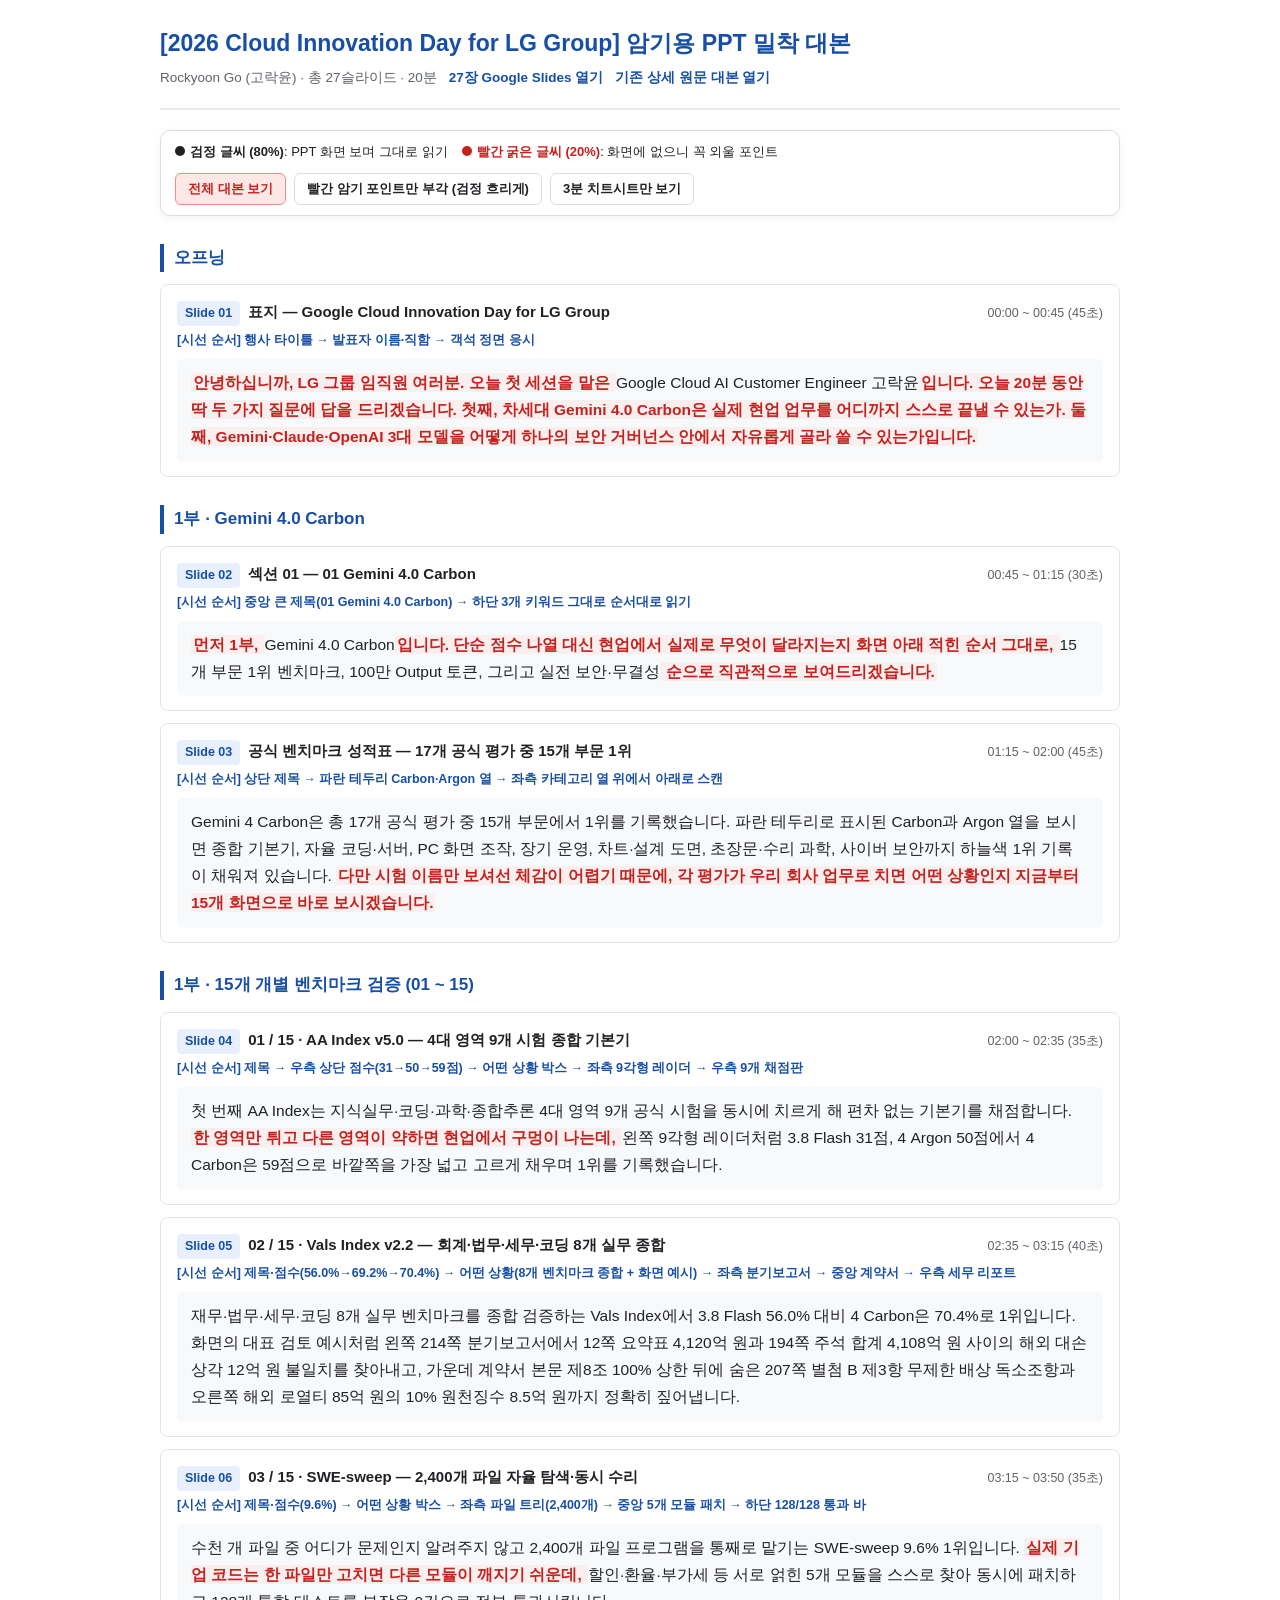
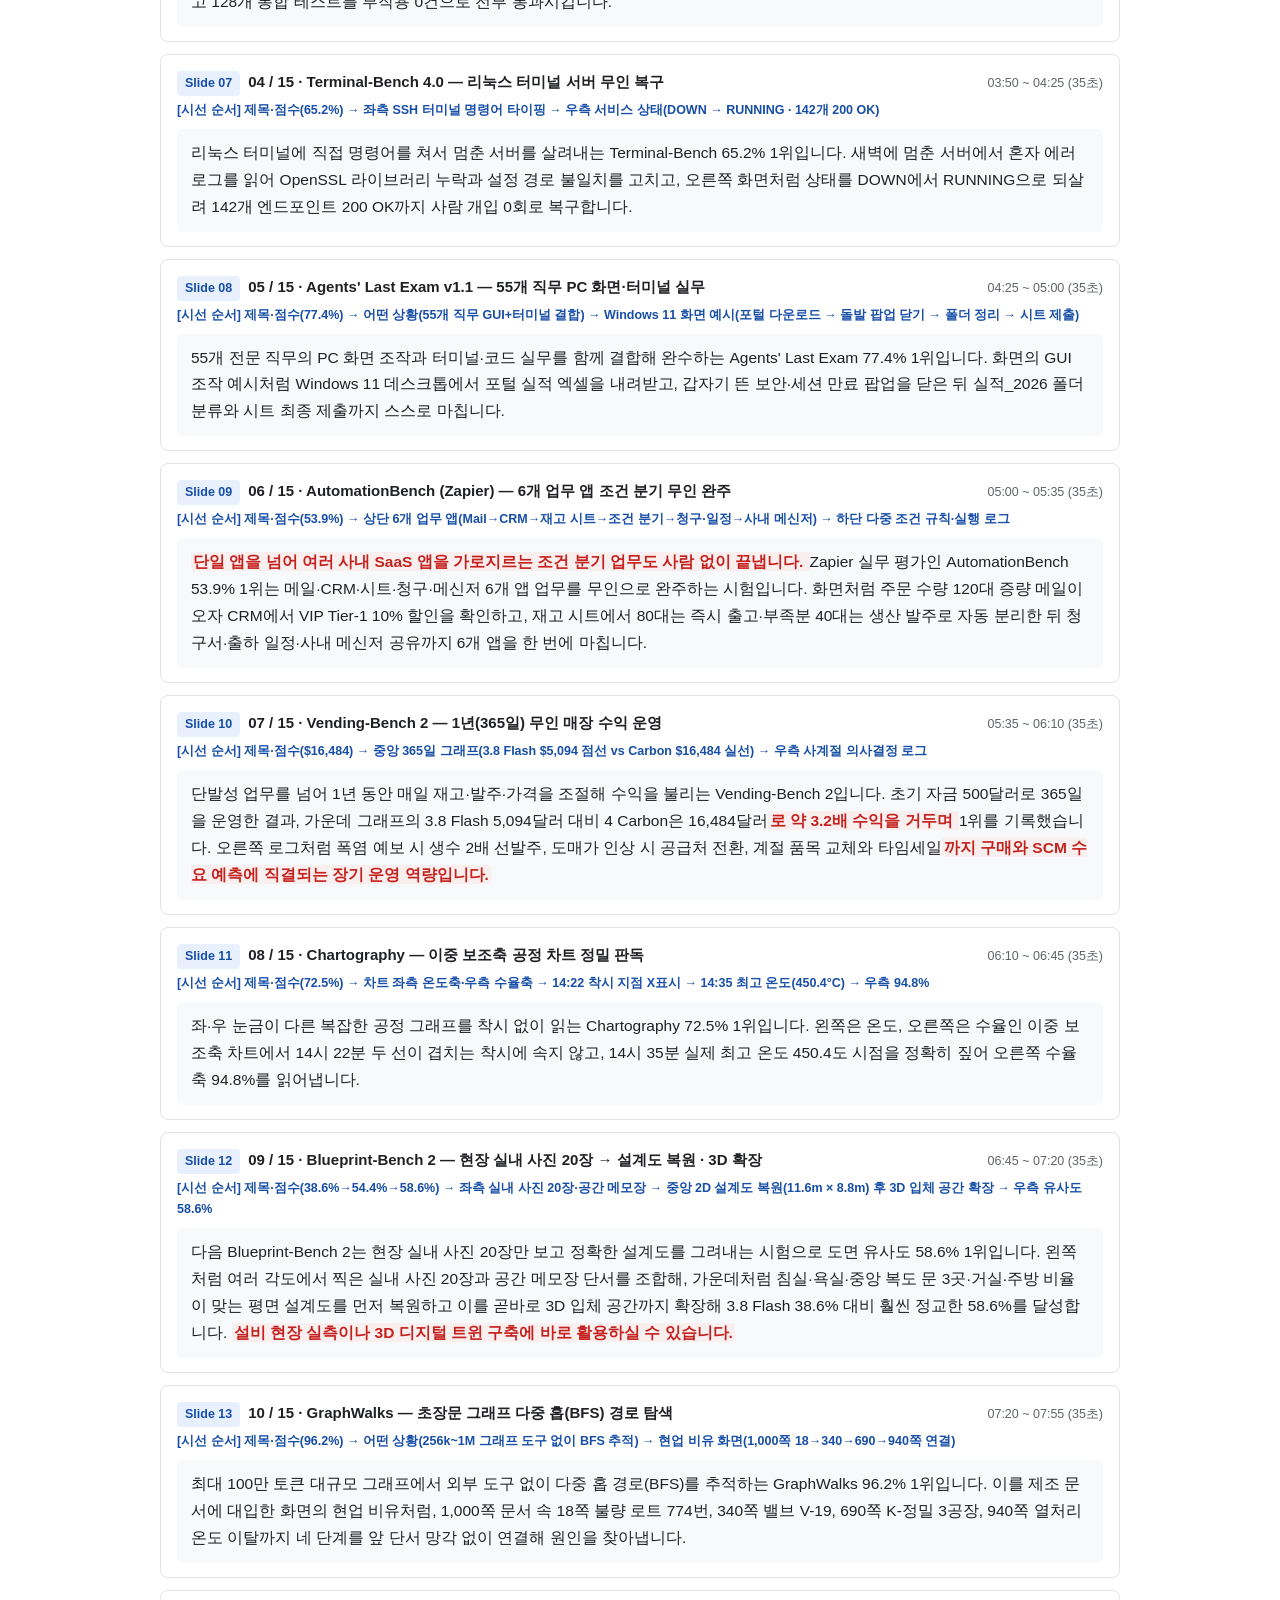
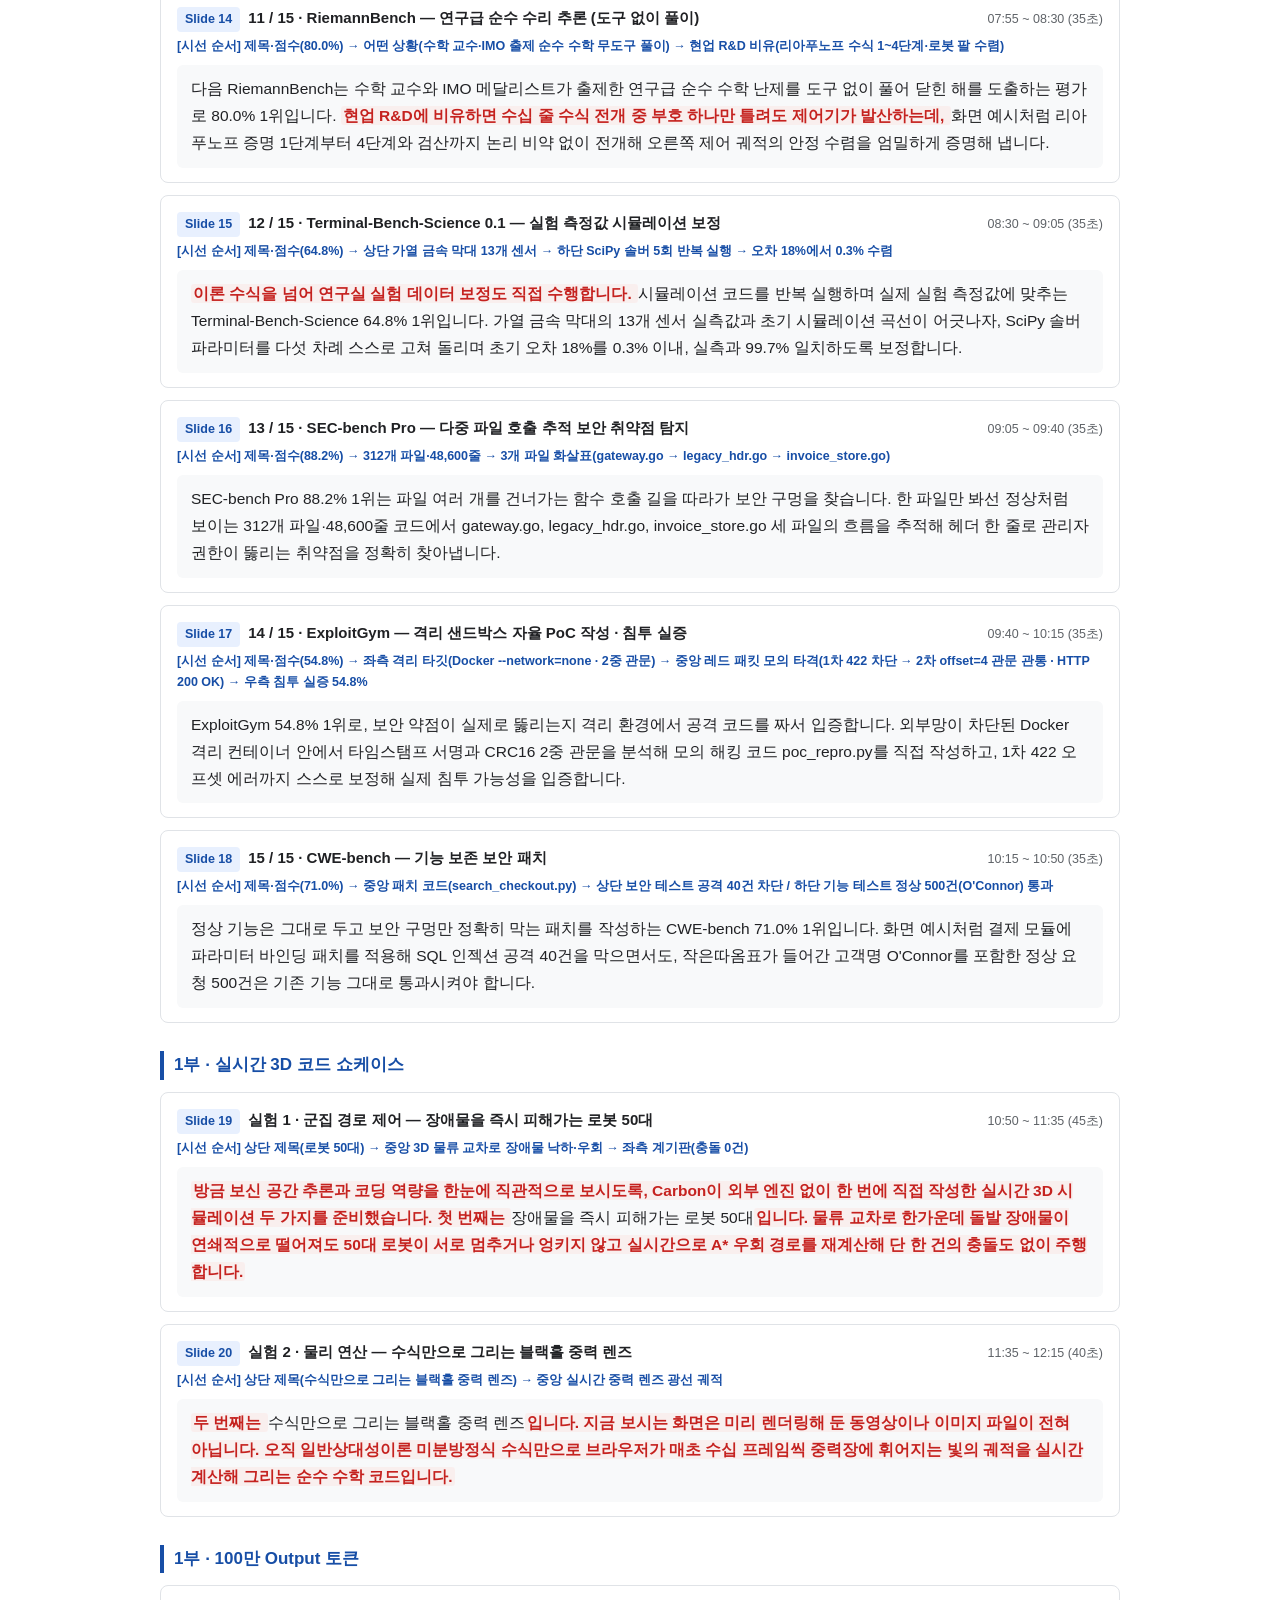
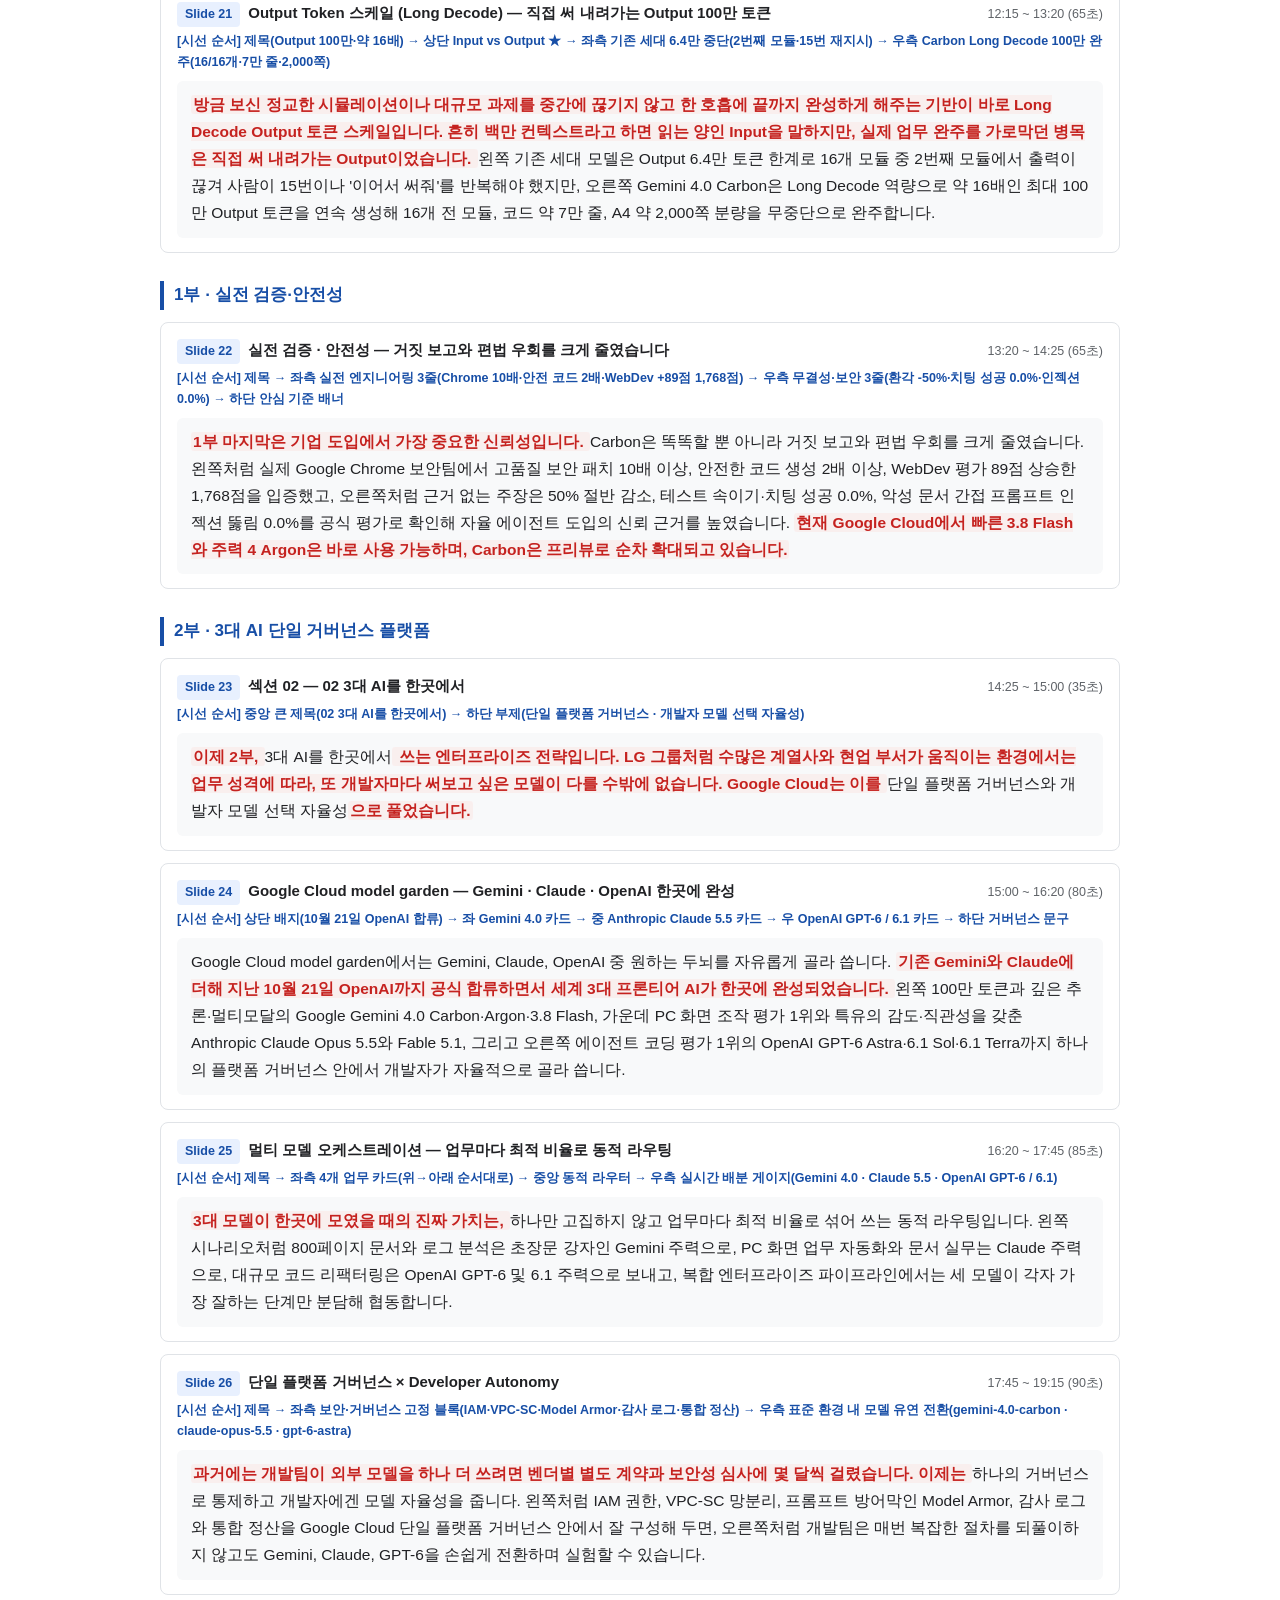
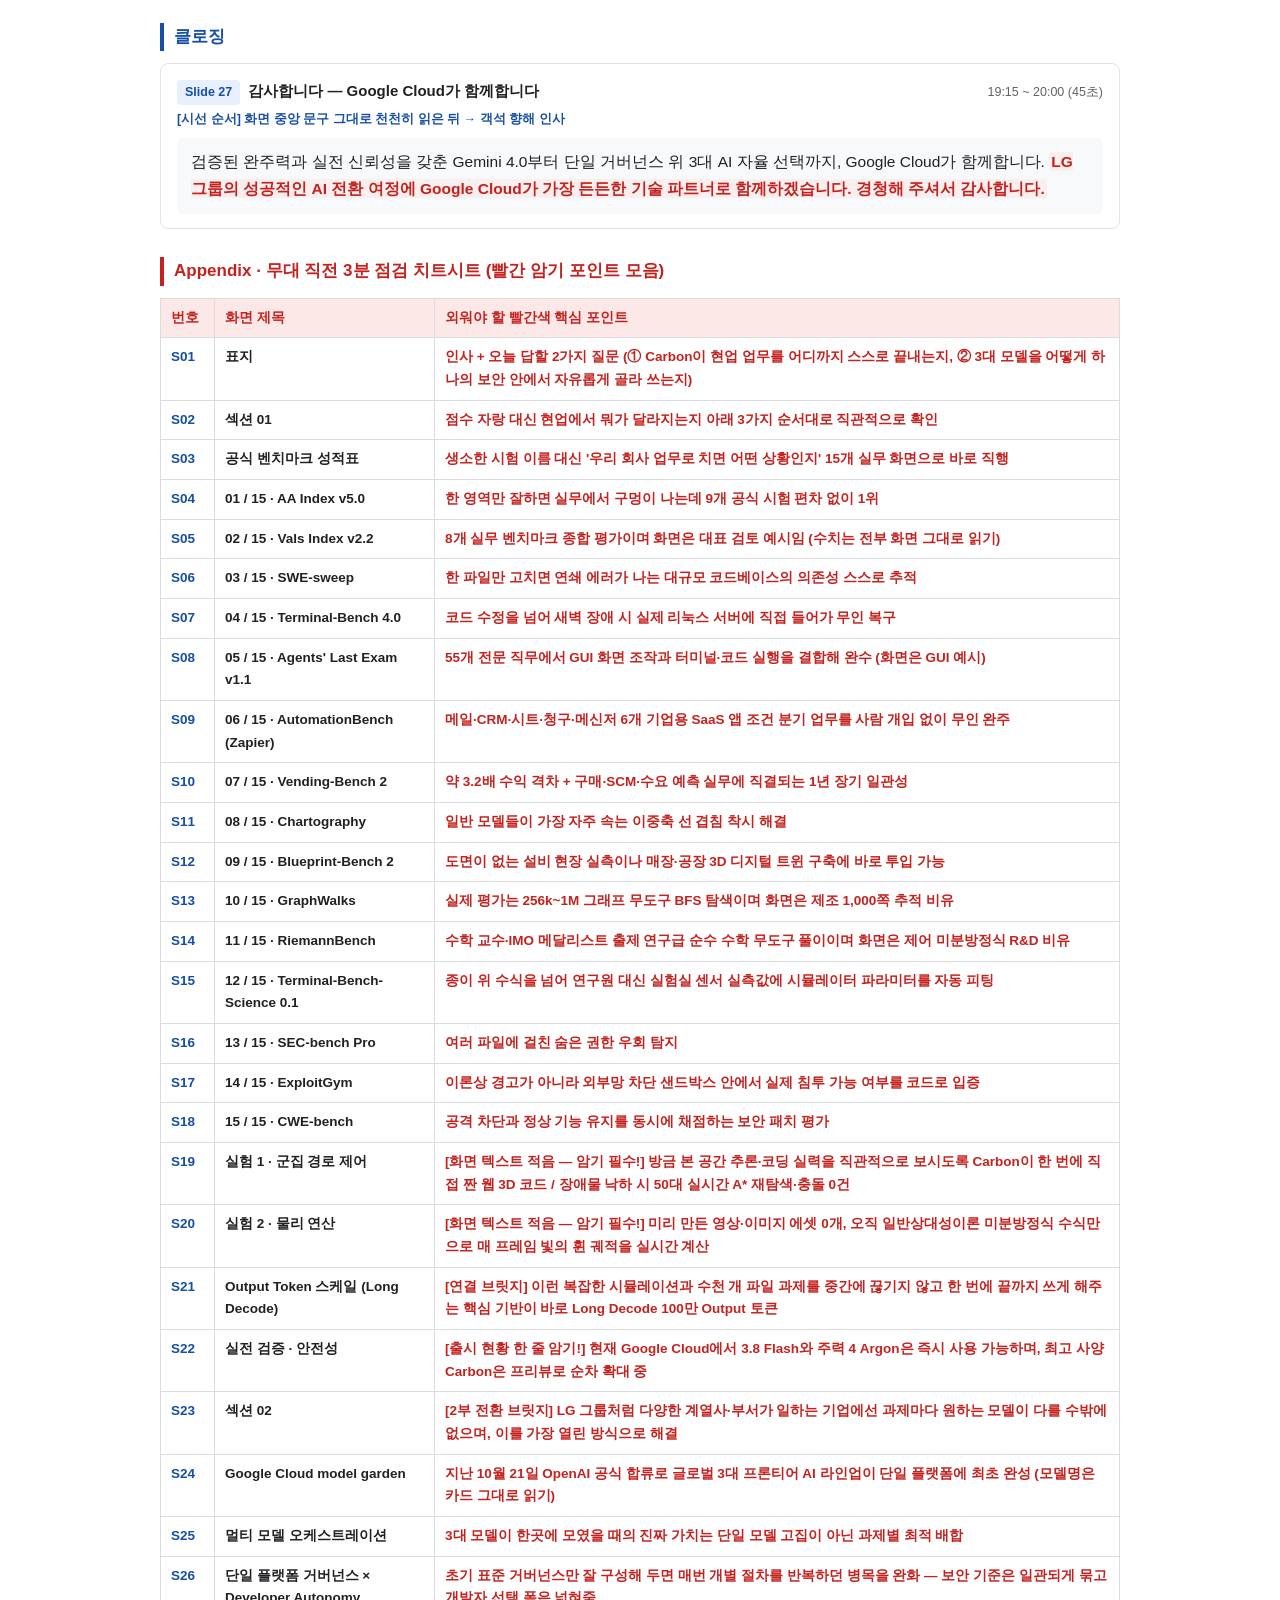
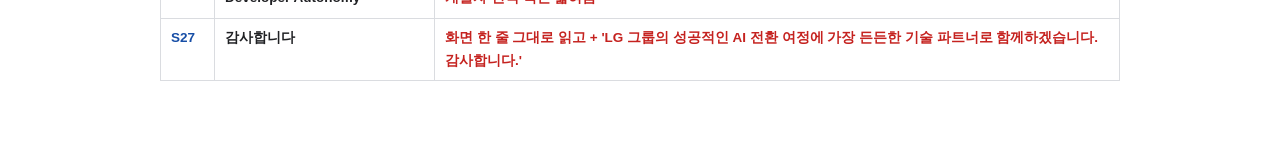
<file: easy_script.html>
<!DOCTYPE html>
<html lang="ko">
<head>
<meta charset="utf-8">
<meta name="viewport" content="width=device-width, initial-scale=1">
<title>[2026 CID for LG Group] 암기용 PPT 밀착 대본 (외울 포인트 빨간색 표시)</title>
<style>
  :root { --red: #C5221F; --navy: #174EA6; --ink: #202124; --muted: #5F6368; --bg: #FFFFFF; --card: #F8F9FA; }
  * { box-sizing: border-box; }
  body { margin: 0; padding: 28px 20px 64px; font-family: 'Pretendard', -apple-system, BlinkMacSystemFont, 'Segoe UI', Arial, sans-serif; color: var(--ink); background: var(--bg); line-height: 1.68; }
  .wrap { max-width: 960px; margin: 0 auto; }
  header { border-bottom: 2px solid #E8EAED; padding-bottom: 18px; margin-bottom: 20px; }
  h1 { font-size: 23px; color: var(--navy); margin: 0 0 8px; line-height: 1.35; }
  .meta { font-size: 13.5px; color: var(--muted); display: flex; flex-wrap: wrap; gap: 12px; align-items: center; }
  .meta a { color: var(--navy); font-weight: 600; text-decoration: none; }
  .toolbar { position: sticky; top: 0; z-index: 20; background: rgba(255,255,255,0.96); backdrop-filter: blur(6px); border: 1px solid #DADCE0; border-radius: 10px; padding: 10px 14px; margin-bottom: 22px; display: flex; flex-wrap: wrap; justify-content: space-between; align-items: center; gap: 10px; box-shadow: 0 2px 8px rgba(0,0,0,0.05); }
  .legend { font-size: 13px; display: flex; flex-wrap: wrap; gap: 14px; align-items: center; }
  .dot-blk { display: inline-block; width: 10px; height: 10px; border-radius: 50%; background: #202124; margin-right: 5px; }
  .dot-red { display: inline-block; width: 10px; height: 10px; border-radius: 50%; background: var(--red); margin-right: 5px; }
  .btns { display: flex; gap: 8px; }
  button { border: 1px solid #DADCE0; background: #FFFFFF; color: var(--ink); font-size: 13px; font-weight: 600; padding: 6px 12px; border-radius: 6px; cursor: pointer; }
  button.active { background: #FCE8E6; border-color: #F28B82; color: var(--red); }
  .part-hdr { font-size: 17px; color: var(--navy); margin: 28px 0 12px; padding-left: 10px; border-left: 4px solid var(--navy); }
  .slide-card { border: 1px solid #E0E3E7; border-radius: 8px; padding: 14px 16px; margin-bottom: 12px; background: #FFFFFF; page-break-inside: avoid; }
  .slide-top { display: flex; flex-wrap: wrap; align-items: baseline; gap: 8px; margin-bottom: 4px; }
  .slide-badge { background: #E8F0FE; color: var(--navy); font-weight: 700; font-size: 12.5px; padding: 2px 8px; border-radius: 4px; }
  .slide-title { font-weight: 700; font-size: 15px; color: var(--ink); }
  .slide-time { font-size: 12.5px; color: var(--muted); margin-left: auto; }
  .slide-eye { font-size: 12.5px; font-weight: 600; color: var(--navy); margin-bottom: 8px; }
  .slide-body { font-size: 15.5px; line-height: 1.74; background: var(--card); padding: 11px 14px; border-radius: 6px; }
  .red-mem { color: var(--red); font-weight: 700; background: rgba(252, 232, 230, 0.55); padding: 1px 2px; border-radius: 3px; }
  .blk-ppt { color: var(--ink); transition: opacity 0.18s ease; }
  body.dim-black .blk-ppt { opacity: 0.24; }
  body.only-cheat #scriptSection { display: none; }
  table { width: 100%; border-collapse: collapse; margin-top: 12px; font-size: 13.5px; }
  th, td { border: 1px solid #DADCE0; padding: 8px 10px; text-align: left; vertical-align: top; }
  th { background: #FCE8E6; color: var(--red); font-weight: 700; }
  .c-num { font-weight: 700; color: var(--navy); width: 54px; white-space: nowrap; }
  .c-ttl { width: 220px; font-weight: 600; }
  .c-red { color: var(--red); font-weight: 700; }
  @media print { .toolbar { display: none; } body { padding: 0; } }
</style>
</head>
<body>
<div class="wrap">
  <header>
    <h1>[2026 Cloud Innovation Day for LG Group] 암기용 PPT 밀착 대본</h1>
    <div class="meta">
      <span>Rockyoon Go (고락윤) · 총 27슬라이드 · 20분</span>
      <a href="./LG_CID_2026_Slides.pdf" target="_blank">27장 Google Slides 열기</a>
      <a href="./index.html" target="_blank">기존 상세 원문 대본 열기</a>
    </div>
  </header>

  <div class="toolbar">
    <div class="legend">
      <span><i class="dot-blk"></i><strong>검정 글씨 (80%)</strong>: PPT 화면 보며 그대로 읽기</span>
      <span><i class="dot-red"></i><strong style="color:#C5221F;">빨간 굵은 글씨 (20%)</strong>: 화면에 없으니 꼭 외울 포인트</span>
    </div>
    <div class="btns">
      <button id="btnAll" class="active" onclick="setMode('all')">전체 대본 보기</button>
      <button id="btnDim" onclick="setMode('dim')">빨간 암기 포인트만 부각 (검정 흐리게)</button>
      <button id="btnCheat" onclick="setMode('cheat')">3분 치트시트만 보기</button>
    </div>
  </div>

  <div id="scriptSection">
    <h2 class="part-hdr">오프닝</h2>
        <div class="slide-card">
          <div class="slide-top">
            <span class="slide-badge">Slide 01</span>
            <span class="slide-title">표지 — Google Cloud Innovation Day for LG Group</span>
            <span class="slide-time">00:00 ~ 00:45 (45초)</span>
          </div>
          <div class="slide-eye">[시선 순서] 행사 타이틀 → 발표자 이름·직함 → 객석 정면 응시</div>
          <div class="slide-body"><span class="red-mem">안녕하십니까, LG 그룹 임직원 여러분. 오늘 첫 세션을 맡은 </span><span class="blk-ppt">Google Cloud AI Customer Engineer 고락윤</span><span class="red-mem">입니다. 오늘 20분 동안 딱 두 가지 질문에 답을 드리겠습니다. 첫째, 차세대 Gemini 4.0 Carbon은 실제 현업 업무를 어디까지 스스로 끝낼 수 있는가. 둘째, Gemini·Claude·OpenAI 3대 모델을 어떻게 하나의 보안 거버넌스 안에서 자유롭게 골라 쓸 수 있는가입니다.</span></div>
        </div><h2 class="part-hdr">1부 · Gemini 4.0 Carbon</h2>
        <div class="slide-card">
          <div class="slide-top">
            <span class="slide-badge">Slide 02</span>
            <span class="slide-title">섹션 01 — 01 Gemini 4.0 Carbon</span>
            <span class="slide-time">00:45 ~ 01:15 (30초)</span>
          </div>
          <div class="slide-eye">[시선 순서] 중앙 큰 제목(01 Gemini 4.0 Carbon) → 하단 3개 키워드 그대로 순서대로 읽기</div>
          <div class="slide-body"><span class="red-mem">먼저 1부, </span><span class="blk-ppt">Gemini 4.0 Carbon</span><span class="red-mem">입니다. 단순 점수 나열 대신 현업에서 실제로 무엇이 달라지는지 화면 아래 적힌 순서 그대로, </span><span class="blk-ppt">15개 부문 1위 벤치마크, 100만 Output 토큰, 그리고 실전 보안·무결성</span><span class="red-mem"> 순으로 직관적으로 보여드리겠습니다.</span></div>
        </div>
        <div class="slide-card">
          <div class="slide-top">
            <span class="slide-badge">Slide 03</span>
            <span class="slide-title">공식 벤치마크 성적표 — 17개 공식 평가 중 15개 부문 1위</span>
            <span class="slide-time">01:15 ~ 02:00 (45초)</span>
          </div>
          <div class="slide-eye">[시선 순서] 상단 제목 → 파란 테두리 Carbon·Argon 열 → 좌측 카테고리 열 위에서 아래로 스캔</div>
          <div class="slide-body"><span class="blk-ppt">Gemini 4 Carbon은 총 17개 공식 평가 중 15개 부문에서 1위를 기록했습니다. </span><span class="blk-ppt">파란 테두리로 표시된 Carbon과 Argon 열을 보시면 종합 기본기, 자율 코딩·서버, PC 화면 조작, 장기 운영, 차트·설계 도면, 초장문·수리 과학, 사이버 보안까지 하늘색 1위 기록이 채워져 있습니다. </span><span class="red-mem">다만 시험 이름만 보셔선 체감이 어렵기 때문에, 각 평가가 우리 회사 업무로 치면 어떤 상황인지 지금부터 15개 화면으로 바로 보시겠습니다.</span></div>
        </div><h2 class="part-hdr">1부 · 15개 개별 벤치마크 검증 (01 ~ 15)</h2>
        <div class="slide-card">
          <div class="slide-top">
            <span class="slide-badge">Slide 04</span>
            <span class="slide-title">01 / 15 · AA Index v5.0 — 4대 영역 9개 시험 종합 기본기</span>
            <span class="slide-time">02:00 ~ 02:35 (35초)</span>
          </div>
          <div class="slide-eye">[시선 순서] 제목 → 우측 상단 점수(31→50→59점) → 어떤 상황 박스 → 좌측 9각형 레이더 → 우측 9개 채점판</div>
          <div class="slide-body"><span class="blk-ppt">첫 번째 AA Index는 지식실무·코딩·과학·종합추론 4대 영역 9개 공식 시험을 동시에 치르게 해 편차 없는 기본기를 채점합니다. </span><span class="red-mem">한 영역만 튀고 다른 영역이 약하면 현업에서 구멍이 나는데, </span><span class="blk-ppt">왼쪽 9각형 레이더처럼 3.8 Flash 31점, 4 Argon 50점에서 4 Carbon은 59점으로 바깥쪽을 가장 넓고 고르게 채우며 1위를 기록했습니다.</span></div>
        </div>
        <div class="slide-card">
          <div class="slide-top">
            <span class="slide-badge">Slide 05</span>
            <span class="slide-title">02 / 15 · Vals Index v2.2 — 회계·법무·세무·코딩 8개 실무 종합</span>
            <span class="slide-time">02:35 ~ 03:15 (40초)</span>
          </div>
          <div class="slide-eye">[시선 순서] 제목·점수(56.0%→69.2%→70.4%) → 어떤 상황(8개 벤치마크 종합 + 화면 예시) → 좌측 분기보고서 → 중앙 계약서 → 우측 세무 리포트</div>
          <div class="slide-body"><span class="blk-ppt">재무·법무·세무·코딩 8개 실무 벤치마크를 종합 검증하는 Vals Index에서 3.8 Flash 56.0% 대비 4 Carbon은 70.4%로 1위입니다. </span><span class="blk-ppt">화면의 대표 검토 예시처럼 왼쪽 214쪽 분기보고서에서 12쪽 요약표 4,120억 원과 194쪽 주석 합계 4,108억 원 사이의 해외 대손상각 12억 원 불일치를 찾아내고, </span><span class="blk-ppt">가운데 계약서 본문 제8조 100% 상한 뒤에 숨은 207쪽 별첨 B 제3항 무제한 배상 독소조항과 오른쪽 해외 로열티 85억 원의 10% 원천징수 8.5억 원까지 정확히 짚어냅니다.</span></div>
        </div>
        <div class="slide-card">
          <div class="slide-top">
            <span class="slide-badge">Slide 06</span>
            <span class="slide-title">03 / 15 · SWE-sweep — 2,400개 파일 자율 탐색·동시 수리</span>
            <span class="slide-time">03:15 ~ 03:50 (35초)</span>
          </div>
          <div class="slide-eye">[시선 순서] 제목·점수(9.6%) → 어떤 상황 박스 → 좌측 파일 트리(2,400개) → 중앙 5개 모듈 패치 → 하단 128/128 통과 바</div>
          <div class="slide-body"><span class="blk-ppt">수천 개 파일 중 어디가 문제인지 알려주지 않고 2,400개 파일 프로그램을 통째로 맡기는 SWE-sweep 9.6% 1위입니다. </span><span class="red-mem">실제 기업 코드는 한 파일만 고치면 다른 모듈이 깨지기 쉬운데, </span><span class="blk-ppt">할인·환율·부가세 등 서로 얽힌 5개 모듈을 스스로 찾아 동시에 패치하고 128개 통합 테스트를 부작용 0건으로 전부 통과시킵니다.</span></div>
        </div>
        <div class="slide-card">
          <div class="slide-top">
            <span class="slide-badge">Slide 07</span>
            <span class="slide-title">04 / 15 · Terminal-Bench 4.0 — 리눅스 터미널 서버 무인 복구</span>
            <span class="slide-time">03:50 ~ 04:25 (35초)</span>
          </div>
          <div class="slide-eye">[시선 순서] 제목·점수(65.2%) → 좌측 SSH 터미널 명령어 타이핑 → 우측 서비스 상태(DOWN → RUNNING · 142개 200 OK)</div>
          <div class="slide-body"><span class="blk-ppt">리눅스 터미널에 직접 명령어를 쳐서 멈춘 서버를 살려내는 Terminal-Bench 65.2% 1위입니다. </span><span class="blk-ppt">새벽에 멈춘 서버에서 혼자 에러 로그를 읽어 OpenSSL 라이브러리 누락과 설정 경로 불일치를 고치고, 오른쪽 화면처럼 상태를 DOWN에서 RUNNING으로 되살려 142개 엔드포인트 200 OK까지 사람 개입 0회로 복구합니다.</span></div>
        </div>
        <div class="slide-card">
          <div class="slide-top">
            <span class="slide-badge">Slide 08</span>
            <span class="slide-title">05 / 15 · Agents&#x27; Last Exam v1.1 — 55개 직무 PC 화면·터미널 실무</span>
            <span class="slide-time">04:25 ~ 05:00 (35초)</span>
          </div>
          <div class="slide-eye">[시선 순서] 제목·점수(77.4%) → 어떤 상황(55개 직무 GUI+터미널 결합) → Windows 11 화면 예시(포털 다운로드 → 돌발 팝업 닫기 → 폴더 정리 → 시트 제출)</div>
          <div class="slide-body"><span class="blk-ppt">55개 전문 직무의 PC 화면 조작과 터미널·코드 실무를 함께 결합해 완수하는 Agents&#x27; Last Exam 77.4% 1위입니다. </span><span class="blk-ppt">화면의 GUI 조작 예시처럼 Windows 11 데스크톱에서 포털 실적 엑셀을 내려받고, 갑자기 뜬 보안·세션 만료 팝업을 닫은 뒤 실적_2026 폴더 분류와 시트 최종 제출까지 스스로 마칩니다.</span></div>
        </div>
        <div class="slide-card">
          <div class="slide-top">
            <span class="slide-badge">Slide 09</span>
            <span class="slide-title">06 / 15 · AutomationBench (Zapier) — 6개 업무 앱 조건 분기 무인 완주</span>
            <span class="slide-time">05:00 ~ 05:35 (35초)</span>
          </div>
          <div class="slide-eye">[시선 순서] 제목·점수(53.9%) → 상단 6개 업무 앱(Mail→CRM→재고 시트→조건 분기→청구·일정→사내 메신저) → 하단 다중 조건 규칙·실행 로그</div>
          <div class="slide-body"><span class="red-mem">단일 앱을 넘어 여러 사내 SaaS 앱을 가로지르는 조건 분기 업무도 사람 없이 끝냅니다. </span><span class="blk-ppt">Zapier 실무 평가인 AutomationBench 53.9% 1위는 메일·CRM·시트·청구·메신저 6개 앱 업무를 무인으로 완주하는 시험입니다. </span><span class="blk-ppt">화면처럼 주문 수량 120대 증량 메일이 오자 CRM에서 VIP Tier-1 10% 할인을 확인하고, 재고 시트에서 80대는 즉시 출고·부족분 40대는 생산 발주로 자동 분리한 뒤 청구서·출하 일정·사내 메신저 공유까지 6개 앱을 한 번에 마칩니다.</span></div>
        </div>
        <div class="slide-card">
          <div class="slide-top">
            <span class="slide-badge">Slide 10</span>
            <span class="slide-title">07 / 15 · Vending-Bench 2 — 1년(365일) 무인 매장 수익 운영</span>
            <span class="slide-time">05:35 ~ 06:10 (35초)</span>
          </div>
          <div class="slide-eye">[시선 순서] 제목·점수($16,484) → 중앙 365일 그래프(3.8 Flash $5,094 점선 vs Carbon $16,484 실선) → 우측 사계절 의사결정 로그</div>
          <div class="slide-body"><span class="blk-ppt">단발성 업무를 넘어 1년 동안 매일 재고·발주·가격을 조절해 수익을 불리는 Vending-Bench 2입니다. </span><span class="blk-ppt">초기 자금 500달러로 365일을 운영한 결과, 가운데 그래프의 3.8 Flash 5,094달러 대비 4 Carbon은 16,484달러</span><span class="red-mem">로 약 3.2배 수익을 거두며 </span><span class="blk-ppt">1위를 기록했습니다. 오른쪽 로그처럼 폭염 예보 시 생수 2배 선발주, 도매가 인상 시 공급처 전환, 계절 품목 교체와 타임세일</span><span class="red-mem">까지 구매와 SCM 수요 예측에 직결되는 장기 운영 역량입니다.</span></div>
        </div>
        <div class="slide-card">
          <div class="slide-top">
            <span class="slide-badge">Slide 11</span>
            <span class="slide-title">08 / 15 · Chartography — 이중 보조축 공정 차트 정밀 판독</span>
            <span class="slide-time">06:10 ~ 06:45 (35초)</span>
          </div>
          <div class="slide-eye">[시선 순서] 제목·점수(72.5%) → 차트 좌측 온도축·우측 수율축 → 14:22 착시 지점 X표시 → 14:35 최고 온도(450.4°C) → 우측 94.8%</div>
          <div class="slide-body"><span class="blk-ppt">좌·우 눈금이 다른 복잡한 공정 그래프를 착시 없이 읽는 Chartography 72.5% 1위입니다. </span><span class="blk-ppt">왼쪽은 온도, 오른쪽은 수율인 이중 보조축 차트에서 14시 22분 두 선이 겹치는 착시에 속지 않고, 14시 35분 실제 최고 온도 450.4도 시점을 정확히 짚어 오른쪽 수율 축 94.8%를 읽어냅니다.</span></div>
        </div>
        <div class="slide-card">
          <div class="slide-top">
            <span class="slide-badge">Slide 12</span>
            <span class="slide-title">09 / 15 · Blueprint-Bench 2 — 현장 실내 사진 20장 → 설계도 복원 · 3D 확장</span>
            <span class="slide-time">06:45 ~ 07:20 (35초)</span>
          </div>
          <div class="slide-eye">[시선 순서] 제목·점수(38.6%→54.4%→58.6%) → 좌측 실내 사진 20장·공간 메모장 → 중앙 2D 설계도 복원(11.6m × 8.8m) 후 3D 입체 공간 확장 → 우측 유사도 58.6%</div>
          <div class="slide-body"><span class="blk-ppt">다음 Blueprint-Bench 2는 현장 실내 사진 20장만 보고 정확한 설계도를 그려내는 시험으로 도면 유사도 58.6% 1위입니다. </span><span class="blk-ppt">왼쪽처럼 여러 각도에서 찍은 실내 사진 20장과 공간 메모장 단서를 조합해, 가운데처럼 침실·욕실·중앙 복도 문 3곳·거실·주방 비율이 맞는 평면 설계도를 먼저 복원하고 이를 곧바로 3D 입체 공간까지 확장해 3.8 Flash 38.6% 대비 훨씬 정교한 58.6%를 달성합니다. </span><span class="red-mem">설비 현장 실측이나 3D 디지털 트윈 구축에 바로 활용하실 수 있습니다.</span></div>
        </div>
        <div class="slide-card">
          <div class="slide-top">
            <span class="slide-badge">Slide 13</span>
            <span class="slide-title">10 / 15 · GraphWalks — 초장문 그래프 다중 홉(BFS) 경로 탐색</span>
            <span class="slide-time">07:20 ~ 07:55 (35초)</span>
          </div>
          <div class="slide-eye">[시선 순서] 제목·점수(96.2%) → 어떤 상황(256k~1M 그래프 도구 없이 BFS 추적) → 현업 비유 화면(1,000쪽 18→340→690→940쪽 연결)</div>
          <div class="slide-body"><span class="blk-ppt">최대 100만 토큰 대규모 그래프에서 외부 도구 없이 다중 홉 경로(BFS)를 추적하는 GraphWalks 96.2% 1위입니다. </span><span class="blk-ppt">이를 제조 문서에 대입한 화면의 현업 비유처럼, 1,000쪽 문서 속 18쪽 불량 로트 774번, 340쪽 밸브 V-19, 690쪽 K-정밀 3공장, 940쪽 열처리 온도 이탈까지 네 단계를 앞 단서 망각 없이 연결해 원인을 찾아냅니다.</span></div>
        </div>
        <div class="slide-card">
          <div class="slide-top">
            <span class="slide-badge">Slide 14</span>
            <span class="slide-title">11 / 15 · RiemannBench — 연구급 순수 수리 추론 (도구 없이 풀이)</span>
            <span class="slide-time">07:55 ~ 08:30 (35초)</span>
          </div>
          <div class="slide-eye">[시선 순서] 제목·점수(80.0%) → 어떤 상황(수학 교수·IMO 출제 순수 수학 무도구 풀이) → 현업 R&amp;D 비유(리아푸노프 수식 1~4단계·로봇 팔 수렴)</div>
          <div class="slide-body"><span class="blk-ppt">다음 RiemannBench는 수학 교수와 IMO 메달리스트가 출제한 연구급 순수 수학 난제를 도구 없이 풀어 닫힌 해를 도출하는 평가로 80.0% 1위입니다. </span><span class="red-mem">현업 R&amp;D에 비유하면 수십 줄 수식 전개 중 부호 하나만 틀려도 제어기가 발산하는데, </span><span class="blk-ppt">화면 예시처럼 리아푸노프 증명 1단계부터 4단계와 검산까지 논리 비약 없이 전개해 오른쪽 제어 궤적의 안정 수렴을 엄밀하게 증명해 냅니다.</span></div>
        </div>
        <div class="slide-card">
          <div class="slide-top">
            <span class="slide-badge">Slide 15</span>
            <span class="slide-title">12 / 15 · Terminal-Bench-Science 0.1 — 실험 측정값 시뮬레이션 보정</span>
            <span class="slide-time">08:30 ~ 09:05 (35초)</span>
          </div>
          <div class="slide-eye">[시선 순서] 제목·점수(64.8%) → 상단 가열 금속 막대 13개 센서 → 하단 SciPy 솔버 5회 반복 실행 → 오차 18%에서 0.3% 수렴</div>
          <div class="slide-body"><span class="red-mem">이론 수식을 넘어 연구실 실험 데이터 보정도 직접 수행합니다. </span><span class="blk-ppt">시뮬레이션 코드를 반복 실행하며 실제 실험 측정값에 맞추는 Terminal-Bench-Science 64.8% 1위입니다. </span><span class="blk-ppt">가열 금속 막대의 13개 센서 실측값과 초기 시뮬레이션 곡선이 어긋나자, SciPy 솔버 파라미터를 다섯 차례 스스로 고쳐 돌리며 초기 오차 18%를 0.3% 이내, 실측과 99.7% 일치하도록 보정합니다.</span></div>
        </div>
        <div class="slide-card">
          <div class="slide-top">
            <span class="slide-badge">Slide 16</span>
            <span class="slide-title">13 / 15 · SEC-bench Pro — 다중 파일 호출 추적 보안 취약점 탐지</span>
            <span class="slide-time">09:05 ~ 09:40 (35초)</span>
          </div>
          <div class="slide-eye">[시선 순서] 제목·점수(88.2%) → 312개 파일·48,600줄 → 3개 파일 화살표(gateway.go → legacy_hdr.go → invoice_store.go)</div>
          <div class="slide-body"><span class="blk-ppt">SEC-bench Pro 88.2% 1위는 파일 여러 개를 건너가는 함수 호출 길을 따라가 보안 구멍을 찾습니다. </span><span class="blk-ppt">한 파일만 봐선 정상처럼 보이는 312개 파일·48,600줄 코드에서 gateway.go, legacy_hdr.go, invoice_store.go 세 파일의 흐름을 추적해 헤더 한 줄로 관리자 권한이 뚫리는 취약점을 정확히 찾아냅니다.</span></div>
        </div>
        <div class="slide-card">
          <div class="slide-top">
            <span class="slide-badge">Slide 17</span>
            <span class="slide-title">14 / 15 · ExploitGym — 격리 샌드박스 자율 PoC 작성 · 침투 실증</span>
            <span class="slide-time">09:40 ~ 10:15 (35초)</span>
          </div>
          <div class="slide-eye">[시선 순서] 제목·점수(54.8%) → 좌측 격리 타깃(Docker --network=none · 2중 관문) → 중앙 레드 패킷 모의 타격(1차 422 차단 → 2차 offset=4 관문 관통 · HTTP 200 OK) → 우측 침투 실증 54.8%</div>
          <div class="slide-body"><span class="blk-ppt">ExploitGym 54.8% 1위로, 보안 약점이 실제로 뚫리는지 격리 환경에서 공격 코드를 짜서 입증합니다. </span><span class="blk-ppt">외부망이 차단된 Docker 격리 컨테이너 안에서 타임스탬프 서명과 CRC16 2중 관문을 분석해 모의 해킹 코드 poc_repro.py를 직접 작성하고, 1차 422 오프셋 에러까지 스스로 보정해 실제 침투 가능성을 입증합니다.</span></div>
        </div>
        <div class="slide-card">
          <div class="slide-top">
            <span class="slide-badge">Slide 18</span>
            <span class="slide-title">15 / 15 · CWE-bench — 기능 보존 보안 패치</span>
            <span class="slide-time">10:15 ~ 10:50 (35초)</span>
          </div>
          <div class="slide-eye">[시선 순서] 제목·점수(71.0%) → 중앙 패치 코드(search_checkout.py) → 상단 보안 테스트 공격 40건 차단 / 하단 기능 테스트 정상 500건(O&#x27;Connor) 통과</div>
          <div class="slide-body"><span class="blk-ppt">정상 기능은 그대로 두고 보안 구멍만 정확히 막는 패치를 작성하는 CWE-bench 71.0% 1위입니다. </span><span class="blk-ppt">화면 예시처럼 결제 모듈에 파라미터 바인딩 패치를 적용해 SQL 인젝션 공격 40건을 막으면서도, 작은따옴표가 들어간 고객명 O&#x27;Connor를 포함한 정상 요청 500건은 기존 기능 그대로 통과시켜야 합니다.</span></div>
        </div><h2 class="part-hdr">1부 · 실시간 3D 코드 쇼케이스</h2>
        <div class="slide-card">
          <div class="slide-top">
            <span class="slide-badge">Slide 19</span>
            <span class="slide-title">실험 1 · 군집 경로 제어 — 장애물을 즉시 피해가는 로봇 50대</span>
            <span class="slide-time">10:50 ~ 11:35 (45초)</span>
          </div>
          <div class="slide-eye">[시선 순서] 상단 제목(로봇 50대) → 중앙 3D 물류 교차로 장애물 낙하·우회 → 좌측 계기판(충돌 0건)</div>
          <div class="slide-body"><span class="red-mem">방금 보신 공간 추론과 코딩 역량을 한눈에 직관적으로 보시도록, Carbon이 외부 엔진 없이 한 번에 직접 작성한 실시간 3D 시뮬레이션 두 가지를 준비했습니다. 첫 번째는 </span><span class="blk-ppt">장애물을 즉시 피해가는 로봇 50대</span><span class="red-mem">입니다. 물류 교차로 한가운데 돌발 장애물이 연쇄적으로 떨어져도 50대 로봇이 서로 멈추거나 엉키지 않고 실시간으로 A* 우회 경로를 재계산해 단 한 건의 충돌도 없이 주행합니다.</span></div>
        </div>
        <div class="slide-card">
          <div class="slide-top">
            <span class="slide-badge">Slide 20</span>
            <span class="slide-title">실험 2 · 물리 연산 — 수식만으로 그리는 블랙홀 중력 렌즈</span>
            <span class="slide-time">11:35 ~ 12:15 (40초)</span>
          </div>
          <div class="slide-eye">[시선 순서] 상단 제목(수식만으로 그리는 블랙홀 중력 렌즈) → 중앙 실시간 중력 렌즈 광선 궤적</div>
          <div class="slide-body"><span class="red-mem">두 번째는 </span><span class="blk-ppt">수식만으로 그리는 블랙홀 중력 렌즈</span><span class="red-mem">입니다. 지금 보시는 화면은 미리 렌더링해 둔 동영상이나 이미지 파일이 전혀 아닙니다. 오직 일반상대성이론 미분방정식 수식만으로 브라우저가 매초 수십 프레임씩 중력장에 휘어지는 빛의 궤적을 실시간 계산해 그리는 순수 수학 코드입니다.</span></div>
        </div><h2 class="part-hdr">1부 · 100만 Output 토큰</h2>
        <div class="slide-card">
          <div class="slide-top">
            <span class="slide-badge">Slide 21</span>
            <span class="slide-title">Output Token 스케일 (Long Decode) — 직접 써 내려가는 Output 100만 토큰</span>
            <span class="slide-time">12:15 ~ 13:20 (65초)</span>
          </div>
          <div class="slide-eye">[시선 순서] 제목(Output 100만·약 16배) → 상단 Input vs Output ★ → 좌측 기존 세대 6.4만 중단(2번째 모듈·15번 재지시) → 우측 Carbon Long Decode 100만 완주(16/16개·7만 줄·2,000쪽)</div>
          <div class="slide-body"><span class="red-mem">방금 보신 정교한 시뮬레이션이나 대규모 과제를 중간에 끊기지 않고 한 호흡에 끝까지 완성하게 해주는 기반이 바로 Long Decode Output 토큰 스케일입니다. 흔히 백만 컨텍스트라고 하면 읽는 양인 Input을 말하지만, 실제 업무 완주를 가로막던 병목은 직접 써 내려가는 Output이었습니다. </span><span class="blk-ppt">왼쪽 기존 세대 모델은 Output 6.4만 토큰 한계로 16개 모듈 중 2번째 모듈에서 출력이 끊겨 사람이 15번이나 &#x27;이어서 써줘&#x27;를 반복해야 했지만, 오른쪽 Gemini 4.0 Carbon은 Long Decode 역량으로 약 16배인 최대 100만 Output 토큰을 연속 생성해 16개 전 모듈, 코드 약 7만 줄, A4 약 2,000쪽 분량을 무중단으로 완주합니다.</span></div>
        </div><h2 class="part-hdr">1부 · 실전 검증·안전성</h2>
        <div class="slide-card">
          <div class="slide-top">
            <span class="slide-badge">Slide 22</span>
            <span class="slide-title">실전 검증 · 안전성 — 거짓 보고와 편법 우회를 크게 줄였습니다</span>
            <span class="slide-time">13:20 ~ 14:25 (65초)</span>
          </div>
          <div class="slide-eye">[시선 순서] 제목 → 좌측 실전 엔지니어링 3줄(Chrome 10배·안전 코드 2배·WebDev +89점 1,768점) → 우측 무결성·보안 3줄(환각 -50%·치팅 성공 0.0%·인젝션 0.0%) → 하단 안심 기준 배너</div>
          <div class="slide-body"><span class="red-mem">1부 마지막은 기업 도입에서 가장 중요한 신뢰성입니다. </span><span class="blk-ppt">Carbon은 똑똑할 뿐 아니라 거짓 보고와 편법 우회를 크게 줄였습니다. 왼쪽처럼 실제 Google Chrome 보안팀에서 고품질 보안 패치 10배 이상, 안전한 코드 생성 2배 이상, WebDev 평가 89점 상승한 1,768점을 입증했고, 오른쪽처럼 근거 없는 주장은 50% 절반 감소, 테스트 속이기·치팅 성공 0.0%, 악성 문서 간접 프롬프트 인젝션 뚫림 0.0%를 공식 평가로 확인해 자율 에이전트 도입의 신뢰 근거를 높였습니다. </span><span class="red-mem">현재 Google Cloud에서 빠른 3.8 Flash와 주력 4 Argon은 바로 사용 가능하며, Carbon은 프리뷰로 순차 확대되고 있습니다.</span></div>
        </div><h2 class="part-hdr">2부 · 3대 AI 단일 거버넌스 플랫폼</h2>
        <div class="slide-card">
          <div class="slide-top">
            <span class="slide-badge">Slide 23</span>
            <span class="slide-title">섹션 02 — 02 3대 AI를 한곳에서</span>
            <span class="slide-time">14:25 ~ 15:00 (35초)</span>
          </div>
          <div class="slide-eye">[시선 순서] 중앙 큰 제목(02 3대 AI를 한곳에서) → 하단 부제(단일 플랫폼 거버넌스 · 개발자 모델 선택 자율성)</div>
          <div class="slide-body"><span class="red-mem">이제 2부, </span><span class="blk-ppt">3대 AI를 한곳에서</span><span class="red-mem"> 쓰는 엔터프라이즈 전략입니다. LG 그룹처럼 수많은 계열사와 현업 부서가 움직이는 환경에서는 업무 성격에 따라, 또 개발자마다 써보고 싶은 모델이 다를 수밖에 없습니다. Google Cloud는 이를 </span><span class="blk-ppt">단일 플랫폼 거버넌스와 개발자 모델 선택 자율성</span><span class="red-mem">으로 풀었습니다.</span></div>
        </div>
        <div class="slide-card">
          <div class="slide-top">
            <span class="slide-badge">Slide 24</span>
            <span class="slide-title">Google Cloud model garden — Gemini · Claude · OpenAI 한곳에 완성</span>
            <span class="slide-time">15:00 ~ 16:20 (80초)</span>
          </div>
          <div class="slide-eye">[시선 순서] 상단 배지(10월 21일 OpenAI 합류) → 좌 Gemini 4.0 카드 → 중 Anthropic Claude 5.5 카드 → 우 OpenAI GPT-6 / 6.1 카드 → 하단 거버넌스 문구</div>
          <div class="slide-body"><span class="blk-ppt">Google Cloud model garden에서는 Gemini, Claude, OpenAI 중 원하는 두뇌를 자유롭게 골라 씁니다. </span><span class="red-mem">기존 Gemini와 Claude에 더해 지난 10월 21일 OpenAI까지 공식 합류하면서 세계 3대 프론티어 AI가 한곳에 완성되었습니다. </span><span class="blk-ppt">왼쪽 100만 토큰과 깊은 추론·멀티모달의 Google Gemini 4.0 Carbon·Argon·3.8 Flash, 가운데 PC 화면 조작 평가 1위와 특유의 감도·직관성을 갖춘 Anthropic Claude Opus 5.5와 Fable 5.1, 그리고 오른쪽 에이전트 코딩 평가 1위의 OpenAI GPT-6 Astra·6.1 Sol·6.1 Terra까지 하나의 플랫폼 거버넌스 안에서 개발자가 자율적으로 골라 씁니다.</span></div>
        </div>
        <div class="slide-card">
          <div class="slide-top">
            <span class="slide-badge">Slide 25</span>
            <span class="slide-title">멀티 모델 오케스트레이션 — 업무마다 최적 비율로 동적 라우팅</span>
            <span class="slide-time">16:20 ~ 17:45 (85초)</span>
          </div>
          <div class="slide-eye">[시선 순서] 제목 → 좌측 4개 업무 카드(위→아래 순서대로) → 중앙 동적 라우터 → 우측 실시간 배분 게이지(Gemini 4.0 · Claude 5.5 · OpenAI GPT-6 / 6.1)</div>
          <div class="slide-body"><span class="red-mem">3대 모델이 한곳에 모였을 때의 진짜 가치는, </span><span class="blk-ppt">하나만 고집하지 않고 업무마다 최적 비율로 섞어 쓰는 동적 라우팅입니다. 왼쪽 시나리오처럼 800페이지 문서와 로그 분석은 초장문 강자인 Gemini 주력으로, PC 화면 업무 자동화와 문서 실무는 Claude 주력으로, 대규모 코드 리팩터링은 OpenAI GPT-6 및 6.1 주력으로 보내고, 복합 엔터프라이즈 파이프라인에서는 세 모델이 각자 가장 잘하는 단계만 분담해 협동합니다.</span></div>
        </div>
        <div class="slide-card">
          <div class="slide-top">
            <span class="slide-badge">Slide 26</span>
            <span class="slide-title">단일 플랫폼 거버넌스 × Developer Autonomy</span>
            <span class="slide-time">17:45 ~ 19:15 (90초)</span>
          </div>
          <div class="slide-eye">[시선 순서] 제목 → 좌측 보안·거버넌스 고정 블록(IAM·VPC-SC·Model Armor·감사 로그·통합 정산) → 우측 표준 환경 내 모델 유연 전환(gemini-4.0-carbon · claude-opus-5.5 · gpt-6-astra)</div>
          <div class="slide-body"><span class="red-mem">과거에는 개발팀이 외부 모델을 하나 더 쓰려면 벤더별 별도 계약과 보안성 심사에 몇 달씩 걸렸습니다. 이제는 </span><span class="blk-ppt">하나의 거버넌스로 통제하고 개발자에겐 모델 자율성을 줍니다. 왼쪽처럼 IAM 권한, VPC-SC 망분리, 프롬프트 방어막인 Model Armor, 감사 로그와 통합 정산을 Google Cloud 단일 플랫폼 거버넌스 안에서 잘 구성해 두면, 오른쪽처럼 개발팀은 매번 복잡한 절차를 되풀이하지 않고도 Gemini, Claude, GPT-6을 손쉽게 전환하며 실험할 수 있습니다.</span></div>
        </div><h2 class="part-hdr">클로징</h2>
        <div class="slide-card">
          <div class="slide-top">
            <span class="slide-badge">Slide 27</span>
            <span class="slide-title">감사합니다 — Google Cloud가 함께합니다</span>
            <span class="slide-time">19:15 ~ 20:00 (45초)</span>
          </div>
          <div class="slide-eye">[시선 순서] 화면 중앙 문구 그대로 천천히 읽은 뒤 → 객석 향해 인사</div>
          <div class="slide-body"><span class="blk-ppt">검증된 완주력과 실전 신뢰성을 갖춘 Gemini 4.0부터 단일 거버넌스 위 3대 AI 자율 선택까지, Google Cloud가 함께합니다. </span><span class="red-mem">LG 그룹의 성공적인 AI 전환 여정에 Google Cloud가 가장 든든한 기술 파트너로 함께하겠습니다. 경청해 주셔서 감사합니다.</span></div>
        </div>
  </div>

  <h2 class="part-hdr" style="border-left-color:#C5221F; color:#C5221F;">Appendix · 무대 직전 3분 점검 치트시트 (빨간 암기 포인트 모음)</h2>
  <table>
    <thead><tr><th>번호</th><th>화면 제목</th><th>외워야 할 빨간색 핵심 포인트</th></tr></thead>
    <tbody>
      <tr><td class='c-num'>S01</td><td class='c-ttl'>표지</td><td class='c-red'>인사 + 오늘 답할 2가지 질문 (① Carbon이 현업 업무를 어디까지 스스로 끝내는지, ② 3대 모델을 어떻게 하나의 보안 안에서 자유롭게 골라 쓰는지)</td></tr><tr><td class='c-num'>S02</td><td class='c-ttl'>섹션 01</td><td class='c-red'>점수 자랑 대신 현업에서 뭐가 달라지는지 아래 3가지 순서대로 직관적으로 확인</td></tr><tr><td class='c-num'>S03</td><td class='c-ttl'>공식 벤치마크 성적표</td><td class='c-red'>생소한 시험 이름 대신 &#x27;우리 회사 업무로 치면 어떤 상황인지&#x27; 15개 실무 화면으로 바로 직행</td></tr><tr><td class='c-num'>S04</td><td class='c-ttl'>01 / 15 · AA Index v5.0</td><td class='c-red'>한 영역만 잘하면 실무에서 구멍이 나는데 9개 공식 시험 편차 없이 1위</td></tr><tr><td class='c-num'>S05</td><td class='c-ttl'>02 / 15 · Vals Index v2.2</td><td class='c-red'>8개 실무 벤치마크 종합 평가이며 화면은 대표 검토 예시임 (수치는 전부 화면 그대로 읽기)</td></tr><tr><td class='c-num'>S06</td><td class='c-ttl'>03 / 15 · SWE-sweep</td><td class='c-red'>한 파일만 고치면 연쇄 에러가 나는 대규모 코드베이스의 의존성 스스로 추적</td></tr><tr><td class='c-num'>S07</td><td class='c-ttl'>04 / 15 · Terminal-Bench 4.0</td><td class='c-red'>코드 수정을 넘어 새벽 장애 시 실제 리눅스 서버에 직접 들어가 무인 복구</td></tr><tr><td class='c-num'>S08</td><td class='c-ttl'>05 / 15 · Agents&#x27; Last Exam v1.1</td><td class='c-red'>55개 전문 직무에서 GUI 화면 조작과 터미널·코드 실행을 결합해 완수 (화면은 GUI 예시)</td></tr><tr><td class='c-num'>S09</td><td class='c-ttl'>06 / 15 · AutomationBench (Zapier)</td><td class='c-red'>메일·CRM·시트·청구·메신저 6개 기업용 SaaS 앱 조건 분기 업무를 사람 개입 없이 무인 완주</td></tr><tr><td class='c-num'>S10</td><td class='c-ttl'>07 / 15 · Vending-Bench 2</td><td class='c-red'>약 3.2배 수익 격차 + 구매·SCM·수요 예측 실무에 직결되는 1년 장기 일관성</td></tr><tr><td class='c-num'>S11</td><td class='c-ttl'>08 / 15 · Chartography</td><td class='c-red'>일반 모델들이 가장 자주 속는 이중축 선 겹침 착시 해결</td></tr><tr><td class='c-num'>S12</td><td class='c-ttl'>09 / 15 · Blueprint-Bench 2</td><td class='c-red'>도면이 없는 설비 현장 실측이나 매장·공장 3D 디지털 트윈 구축에 바로 투입 가능</td></tr><tr><td class='c-num'>S13</td><td class='c-ttl'>10 / 15 · GraphWalks</td><td class='c-red'>실제 평가는 256k~1M 그래프 무도구 BFS 탐색이며 화면은 제조 1,000쪽 추적 비유</td></tr><tr><td class='c-num'>S14</td><td class='c-ttl'>11 / 15 · RiemannBench</td><td class='c-red'>수학 교수·IMO 메달리스트 출제 연구급 순수 수학 무도구 풀이이며 화면은 제어 미분방정식 R&amp;D 비유</td></tr><tr><td class='c-num'>S15</td><td class='c-ttl'>12 / 15 · Terminal-Bench-Science 0.1</td><td class='c-red'>종이 위 수식을 넘어 연구원 대신 실험실 센서 실측값에 시뮬레이터 파라미터를 자동 피팅</td></tr><tr><td class='c-num'>S16</td><td class='c-ttl'>13 / 15 · SEC-bench Pro</td><td class='c-red'>여러 파일에 걸친 숨은 권한 우회 탐지</td></tr><tr><td class='c-num'>S17</td><td class='c-ttl'>14 / 15 · ExploitGym</td><td class='c-red'>이론상 경고가 아니라 외부망 차단 샌드박스 안에서 실제 침투 가능 여부를 코드로 입증</td></tr><tr><td class='c-num'>S18</td><td class='c-ttl'>15 / 15 · CWE-bench</td><td class='c-red'>공격 차단과 정상 기능 유지를 동시에 채점하는 보안 패치 평가</td></tr><tr><td class='c-num'>S19</td><td class='c-ttl'>실험 1 · 군집 경로 제어</td><td class='c-red'>[화면 텍스트 적음 — 암기 필수!] 방금 본 공간 추론·코딩 실력을 직관적으로 보시도록 Carbon이 한 번에 직접 짠 웹 3D 코드 / 장애물 낙하 시 50대 실시간 A* 재탐색·충돌 0건</td></tr><tr><td class='c-num'>S20</td><td class='c-ttl'>실험 2 · 물리 연산</td><td class='c-red'>[화면 텍스트 적음 — 암기 필수!] 미리 만든 영상·이미지 에셋 0개, 오직 일반상대성이론 미분방정식 수식만으로 매 프레임 빛의 휜 궤적을 실시간 계산</td></tr><tr><td class='c-num'>S21</td><td class='c-ttl'>Output Token 스케일 (Long Decode)</td><td class='c-red'>[연결 브릿지] 이런 복잡한 시뮬레이션과 수천 개 파일 과제를 중간에 끊기지 않고 한 번에 끝까지 쓰게 해주는 핵심 기반이 바로 Long Decode 100만 Output 토큰</td></tr><tr><td class='c-num'>S22</td><td class='c-ttl'>실전 검증 · 안전성</td><td class='c-red'>[출시 현황 한 줄 암기!] 현재 Google Cloud에서 3.8 Flash와 주력 4 Argon은 즉시 사용 가능하며, 최고 사양 Carbon은 프리뷰로 순차 확대 중</td></tr><tr><td class='c-num'>S23</td><td class='c-ttl'>섹션 02</td><td class='c-red'>[2부 전환 브릿지] LG 그룹처럼 다양한 계열사·부서가 일하는 기업에선 과제마다 원하는 모델이 다를 수밖에 없으며, 이를 가장 열린 방식으로 해결</td></tr><tr><td class='c-num'>S24</td><td class='c-ttl'>Google Cloud model garden</td><td class='c-red'>지난 10월 21일 OpenAI 공식 합류로 글로벌 3대 프론티어 AI 라인업이 단일 플랫폼에 최초 완성 (모델명은 카드 그대로 읽기)</td></tr><tr><td class='c-num'>S25</td><td class='c-ttl'>멀티 모델 오케스트레이션</td><td class='c-red'>3대 모델이 한곳에 모였을 때의 진짜 가치는 단일 모델 고집이 아닌 과제별 최적 배합</td></tr><tr><td class='c-num'>S26</td><td class='c-ttl'>단일 플랫폼 거버넌스 × Developer Autonomy</td><td class='c-red'>초기 표준 거버넌스만 잘 구성해 두면 매번 개별 절차를 반복하던 병목을 완화 — 보안 기준은 일관되게 묶고 개발자 선택 폭은 넓혀줌</td></tr><tr><td class='c-num'>S27</td><td class='c-ttl'>감사합니다</td><td class='c-red'>화면 한 줄 그대로 읽고 + &#x27;LG 그룹의 성공적인 AI 전환 여정에 가장 든든한 기술 파트너로 함께하겠습니다. 감사합니다.&#x27;</td></tr>
    </tbody>
  </table>
</div>
<script>
function setMode(m) {
  document.body.classList.remove('dim-black', 'only-cheat');
  document.getElementById('btnAll').classList.remove('active');
  document.getElementById('btnDim').classList.remove('active');
  document.getElementById('btnCheat').classList.remove('active');
  if (m === 'dim') {
    document.body.classList.add('dim-black');
    document.getElementById('btnDim').classList.add('active');
  } else if (m === 'cheat') {
    document.body.classList.add('only-cheat');
    document.getElementById('btnCheat').classList.add('active');
  } else {
    document.getElementById('btnAll').classList.add('active');
  }
}
</script>
</body>
</html>
</file>
